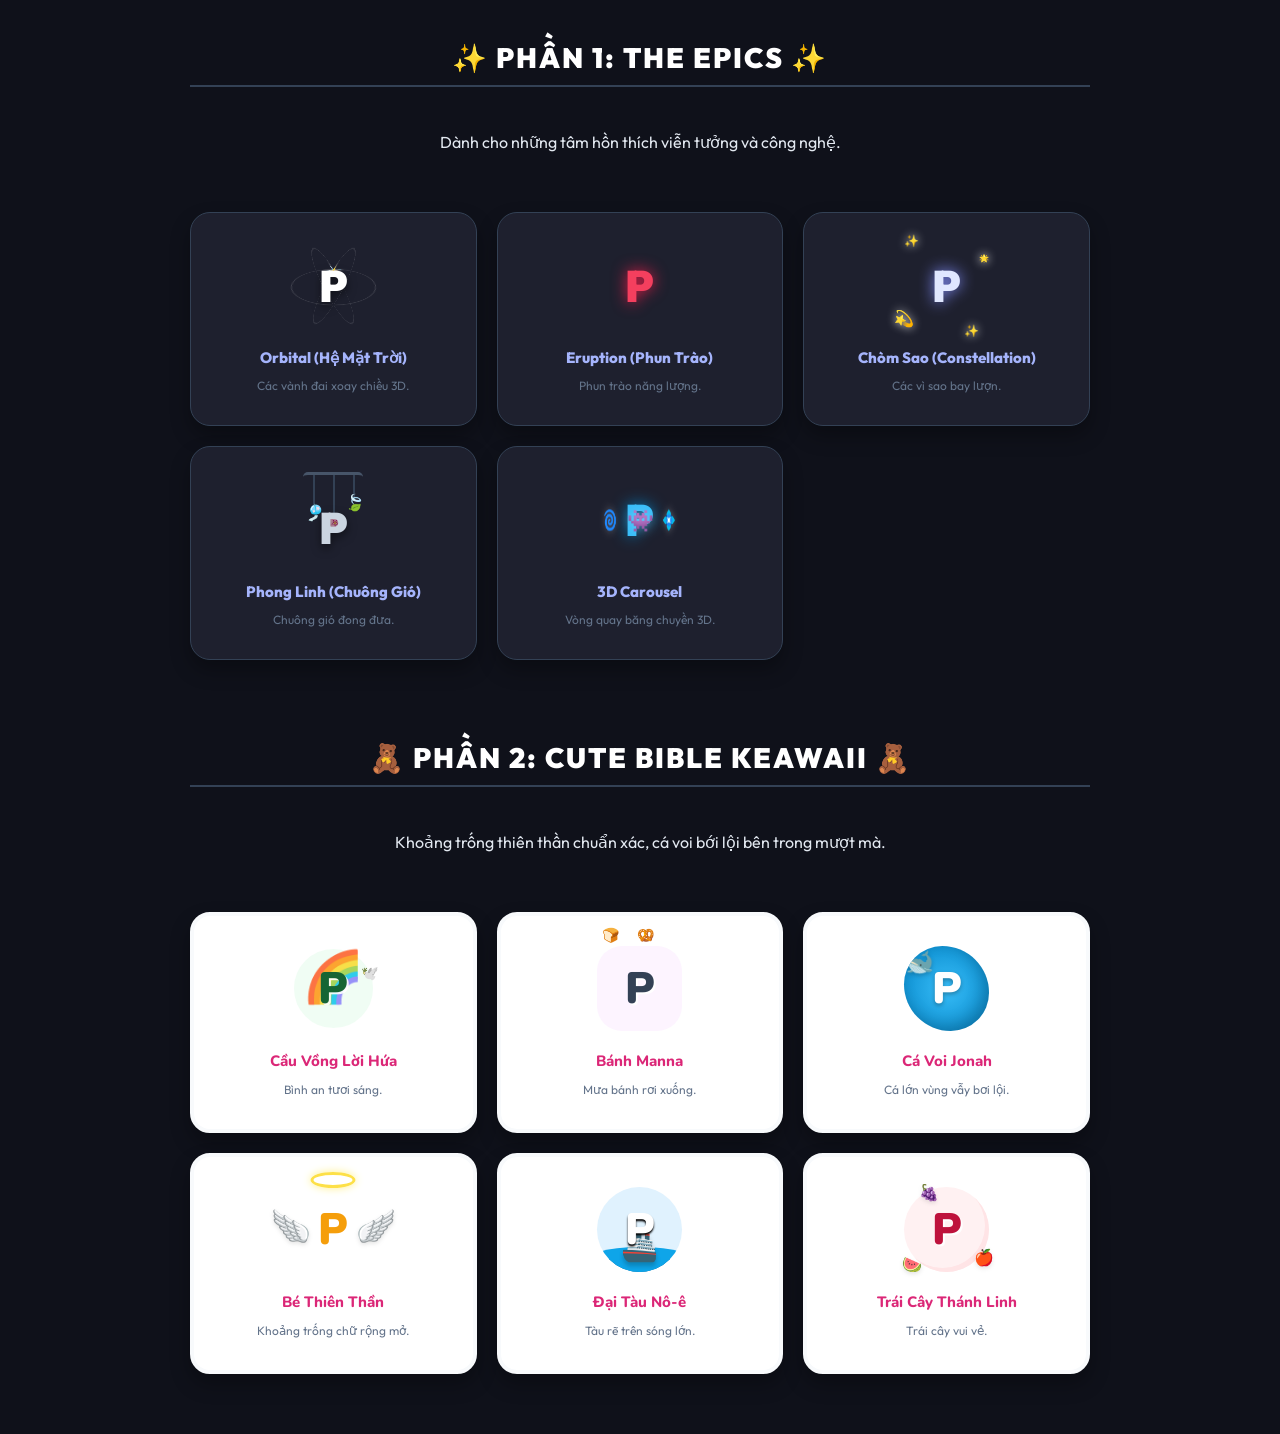
<file: mini-app/blob-demo.html>
<!DOCTYPE html>
<html><head>
<meta charset="UTF-8">
<meta name="viewport" content="width=device-width, initial-scale=1.0">
<title>🏆 MASTER AVATARS: BUG FREE</title>
<style>
  @import url('https://fonts.googleapis.com/css2?family=Outfit:wght@800;900&family=Nunito:wght@800;900&display=swap');
  
  * { margin: 0; padding: 0; box-sizing: border-box; }
  body { background: #0f111a; color: #e2e8f0; font-family: 'Outfit', sans-serif; display: flex; flex-direction: column; align-items: center; padding: 40px 10px; gap: 40px; overflow-x: hidden; }
  
  .section-title { font-family: 'Outfit', sans-serif; font-size: 28px; font-weight: 900; color: #fff; text-align: center; text-transform: uppercase; letter-spacing: 2px; margin-bottom: 5px; border-bottom: 2px solid #334155; padding-bottom: 10px; width: 100%; max-width: 900px;}
  
  .grid { display: grid; grid-template-columns: repeat(2, 1fr); gap: 20px; max-width: 900px; width: 100%; margin-bottom: 20px;}
  @media(min-width: 768px) { .grid { grid-template-columns: repeat(3, 1fr); } }
  
  .card { padding: 30px 15px; display: flex; flex-direction: column; align-items: center; gap: 20px; background: #1e202e; border: 1px solid #334155; border-radius: 20px; box-shadow: 0 10px 20px rgba(0,0,0,0.3); transition: all 0.3s;}
  .card:hover { transform: translateY(-5px); border-color: #6366f1; }
  .card.cute { background: #fff; border: 4px solid #f8fafc; }
  .card.cute:hover { border-color: #fce7f3; }
  
  .lbl { font-size: 15px; font-weight: 800; color: #a5b4fc; text-align: center;}
  .cute .lbl { color: #db2777; font-family: 'Nunito', sans-serif;}

  .desc { font-size: 12px; color: #64748b; text-align: center; max-width: 180px; line-height: 1.5; margin-top: -10px; }
  
  .awrap { position: relative; width: 85px; height: 85px; display: flex; align-items: center; justify-content: center; }
  
  .core { position: relative; z-index: 10; font-size: 44px; font-weight: 900; color: #fff; text-shadow: 0 4px 10px rgba(0,0,0,0.5);}
  .cute .core { font-family: 'Nunito', sans-serif; color: #334155; text-shadow: 2px 2px 0 rgba(255,255,255,0.9);}

  /* -- GLOBAL ANIMATIONS -- */
  @keyframes u-bob { 0% { transform: translateY(4px); } 100% { transform: translateY(-4px); } }
  @keyframes u-wobble { 0% { transform: rotate(-8deg); } 100% { transform: rotate(8deg); } }

  /* ---------- SECTION 1: THE EPICS ---------- */
  
  /* 1. S-ORBITAL */
  .s-orbital { transform-style: preserve-3d; perspective: 400px;}
  .s-orbital .ring { position:absolute; width: 85px; height: 85px; border: 1px solid rgba(255,255,255,0.15); border-radius: 50%; display:flex; align-items:flex-start; justify-content:center;}
  .s-orbital .r1 { transform: rotateX(65deg) rotateY(0deg); animation: orb-sp 5s linear infinite; }
  .s-orbital .r2 { transform: rotateX(65deg) rotateY(60deg); animation: orb-sp 7s linear infinite; }
  .s-orbital .r3 { transform: rotateX(65deg) rotateY(120deg); animation: orb-sp 9s linear infinite; }
  .s-orbital .e { font-size: 14px; margin-top:-7px; transform: rotateX(-65deg); filter: drop-shadow(0 0 5px rgba(255,255,255,0.8));}
  @keyframes orb-sp { 100% { transform: rotateX(65deg) rotateY(var(--ry)) rotateZ(360deg); } }

  /* 2. S-ERUPTION */
  .s-eruption .e { position:absolute; font-size:16px; opacity:0; animation: erupt 2s infinite ease-out; }
  .s-eruption .e1 { animation-delay: 0s; --tx: -30px; --ty: -40px; }
  .s-eruption .e2 { animation-delay: 0.4s; --tx: 35px; --ty: -30px; }
  .s-eruption .e3 { animation-delay: 0.8s; --tx: -20px; --ty: 40px; }
  .s-eruption .e4 { animation-delay: 1.2s; --tx: 40px; --ty: 20px; }
  .s-eruption .core { color: #f43f5e; text-shadow: 0 0 15px #e11d48; animation: pulse-c 1s infinite alternate;}
  @keyframes erupt { 0% { transform: scale(0.5) translate(0,0); opacity:1;} 100% { transform: scale(1.5) translate(var(--tx), var(--ty)); opacity:0;} }
  @keyframes pulse-c { 100% { transform: scale(1.1); filter: brightness(1.2);} }

  /* 3. S-CONSTELLATION */
  .s-constel .e { position:absolute; font-size:12px; filter: drop-shadow(0 0 5px #fff); animation: float-c 3s infinite alternate ease-in-out;}
  .s-constel .e1 { top: -10px; left: 0px; animation-delay: 0s;}
  .s-constel .e2 { top: 10px; right: 0px; font-size:8px; animation-delay: 1s;}
  .s-constel .e3 { bottom: 0px; left: -10px; font-size:16px; animation-delay: 2s;}
  .s-constel .e4 { bottom: -10px; right: 10px; animation-delay: 0.5s;}
  .s-constel .core { color: #e0e7ff; text-shadow: 0 0 15px #818cf8; }
  @keyframes float-c { 0% { transform: translate(0,0) scale(0.8); opacity:0.6;} 100% { transform: translate(5px,-5px) scale(1.2); opacity:1;} }

  /* 4. S-WINDBELL (PHONG LINH) */
  .windbell-roof { position:absolute; top: -5px; width: 60px; height: 10px; border-top: 3px solid #475569; border-radius: 5px; transform-origin: top center; animation: swing-bell 3s infinite alternate ease-in-out;}
  .windbell-roof .string { position:absolute; top: 0; width: 2px; background: #334155; transform-origin: top center; animation: swing-s 2s infinite alternate ease-in-out;}
  .windbell-roof .st1 { left: 10px; height: 35px; animation-duration: 2.1s; }
  .windbell-roof .st2 { left: 30px; height: 45px; animation-duration: 1.8s; }
  .windbell-roof .st3 { left: 50px; height: 25px; animation-duration: 2.3s; }
  .windbell-roof .e { position:absolute; bottom:-12px; left:-8px; font-size: 16px;}
  @keyframes swing-bell { 0% { transform: rotate(-10deg); } 100% { transform: rotate(10deg); } }
  @keyframes swing-s { 0% { transform: rotate(-15deg); } 100% { transform: rotate(15deg); } }

  /* 5. S-CAROUSEL */
  .s-carousel { transform-style: preserve-3d; perspective: 500px; }
  .s-carousel .cylinder { position:absolute; inset:0; display:flex; align-items:center; justify-content:center; transform-style: preserve-3d; animation: spin-cyl 8s linear infinite; }
  .s-carousel .c-item { position:absolute; font-size: 20px; filter: drop-shadow(0 0 5px rgba(255,255,255,0.3));}
  .s-carousel .c1 { transform: rotateY(0deg) translateZ(35px); }
  .s-carousel .c2 { transform: rotateY(120deg) translateZ(35px); }
  .s-carousel .c3 { transform: rotateY(240deg) translateZ(35px); }
  .s-carousel .core { transform: translateZ(0); color: #38bdf8; text-shadow: 0 0 15px #0284c7;}
  @keyframes spin-cyl { 100% { transform: rotateY(360deg); } }

  /* ---------- SECTION 2: THE CUTE BIBLE ---------- */

  /* 6. S-RAINBOW */
  .s-rain { background: #f0fdf4; border-radius: 50%; border: 3px solid #fff;}
  .s-rain .bow { position:absolute; top: -5px; font-size: 50px; opacity: 0.8; }
  .s-rain .core { animation: u-bob 1s ease-in-out infinite alternate; color: #166534;}
  .s-rain .dove { position:absolute; font-size:14px; top:15px; right:-5px; animation: u-wobble 0.5s infinite alternate; z-index:15;}

  /* 7. S-MANNA */
  .s-manna { background: #fdf4ff; border-radius: 25px; }
  .s-manna .food { position:absolute; top:-20px; font-size: 14px; animation: m-fall 3s linear infinite;}
  .s-manna .f1 { left: 5px; animation-duration: 2.5s;}
  .s-manna .f2 { left: 40px; animation-delay: 1s;}
  @keyframes m-fall { 0% { transform: translateY(0) rotate(0deg); opacity:0;} 20%,80% { opacity:1;} 100% { transform: translateY(80px) rotate(360deg); opacity:0;} }

  /* 8. S-WHALE */
  .s-whale .belly { 
    position:absolute; inset:0; 
    background: radial-gradient(circle, #38bdf8, #0284c7); 
    border-radius: 45% 55% 45% 55%; 
    box-shadow: inset -5px -5px 15px rgba(0,0,0,0.2); 
    overflow: hidden; 
    z-index: 1;
    animation: belly-move 4s ease-in-out infinite alternate;
  }
  .s-whale .wh { 
    position:absolute; font-size: 24px; z-index: 2; 
    filter: drop-shadow(0 2px 2px rgba(0,0,0,0.2)); 
    animation: swim-wh 6s linear infinite;
  }
  .s-whale .core { color: #fff; text-shadow: 0 2px 4px rgba(0,0,0,0.3); z-index:10;}
  
  @keyframes belly-move {
    0% { transform: translateY(-3px) scale(0.95); border-radius: 45% 55% 45% 55%; }
    100% { transform: translateY(3px) scale(1.05); border-radius: 55% 45% 55% 45%; }
  }
  @keyframes swim-wh { 
    0%   { transform: translate(75px, 20px) scaleX(1); } 
    25%  { transform: translate(25px, 45px) scaleX(1) rotate(15deg); }
    45%  { transform: translate(-25px, 30px) scaleX(1) rotate(-10deg); }
    46%  { transform: translate(-25px, 30px) scaleX(-1) rotate(0deg); } 
    70%  { transform: translate(25px, 5px) scaleX(-1) rotate(-15deg); } 
    95%  { transform: translate(75px, 20px) scaleX(-1) rotate(10deg); }
    100% { transform: translate(75px, 20px) scaleX(1); } 
  }

  /* 9. S-ANGEL (ABSOLUTE FLAWLESS NESTED FIX) */
  .s-angel { position:relative; }
  .s-angel .halo { 
    position:absolute; width: 45px; height: 16px; border: 3px solid #fde047; 
    border-radius: 50%; top: -15px; left: 50%; transform: translateX(-50%); 
    box-shadow: 0 0 8px #fef08a; z-index:15;
  }
  
  /* Use absolute separate wrappers to flip statically, and animate cleanly inside */
  .s-angel .w-wrap {
      position: absolute; top: 18px; z-index: 1; display:flex; align-items:center;
  }
  /* Pushed way out: 20px outside left and right of awrap */
  .s-angel .w-wrap-l { left: -20px; transform: scaleX(-1); }
  .s-angel .w-wrap-r { right: -20px; }

  /* Both wings naturally point right in their wrapper. Base is on the left. */
  .s-angel .w-flap { 
      font-size: 32px; filter: drop-shadow(0 2px 2px rgba(0,0,0,0.1));
      transform-origin: left center;
      animation: flap-wing 0.4s ease-in-out infinite alternate;
  }
  .s-angel .core { color: #f59e0b; z-index:10; }
  
  @keyframes flap-wing { 
    0% { transform: rotate(-5deg); } 
    100% { transform: rotate(35deg); } 
  }

  /* 10. S-ARK */
  .s-ark { background: #e0f2fe; overflow: hidden; border-radius:50%;}
  .s-ark .w { position:absolute; height: 35px; border-radius: 50% 50% 0 0; }
  .s-ark .w1 { bottom:-10px; width: 120px; background: #0ea5e9; animation: u-wobble 2s ease-in-out infinite alternate;}
  .s-ark .w2 { bottom:-20px; width: 130px; background: #0369a1; animation: u-wobble 2.5s ease-in-out infinite alternate-reverse;}
  .s-ark .ship { position:absolute; bottom: 8px; font-size: 30px; animation: a-rock 3s ease-in-out infinite alternate; filter: drop-shadow(0 4px 2px rgba(0,0,0,0.2)); z-index:5;}
  .s-ark .core { color: #fff; z-index: 10; text-shadow: 0 2px 2px #000; animation: a-rock 3s ease-in-out infinite alternate-reverse;}
  @keyframes a-rock { 0% { transform: translateY(0) rotate(-5deg); } 100% { transform: translateY(2px) rotate(5deg); } }

  /* 11. S-FRUIT */
  .s-fruit { background: #fff1f2; border-radius: 50%; box-shadow: inset -4px -4px 0 #ffe4e6;}
  .s-fruit .f { position:absolute; font-size:16px; animation: u-bob 1s infinite alternate; filter: drop-shadow(0 2px 2px rgba(0,0,0,0.1));}
  .s-fruit .f1 { top:-5px; left:15px; animation-duration: 0.8s;}
  .s-fruit .f2 { bottom:-2px; left:-2px; animation-duration: 1.2s; animation-delay: 0.5s;}
  .s-fruit .f3 { bottom:5px; right:-5px; animation-duration: 0.9s; animation-delay: 1s;}
  .s-fruit .core { color: #be123c;}

</style>
</head>
<body>

<div class="section-title">✨ PHẦN 1: THE EPICS ✨</div>
<p class="sub" style="margin-bottom:20px;">Dành cho những tâm hồn thích viễn tưởng và công nghệ.</p>

<div class="grid" id="grid1"></div>

<div class="section-title" style="margin-top: 20px;">🧸 PHẦN 2: CUTE BIBLE KEAWAII 🧸</div>
<p class="sub" style="margin-bottom:20px;">Khoảng trống thiên thần chuẩn xác, cá voi bới lội bên trong mượt mà.</p>

<div class="grid" id="grid2"></div>

<script>
const L = "P"; 

// PART 1
const data1 = [
  { id: 's-orbital', title: 'Orbital (Hệ Mặt Trời)', desc: 'Các vành đai xoay chiều 3D.', html: `<div class="ring r1" style="--ry:0deg"><div class="e">🪐</div></div><div class="ring r2" style="--ry:60deg"><div class="e">☄️</div></div><div class="ring r3" style="--ry:120deg"><div class="e">⭐</div></div><div class="core">${L}</div>` },
  { id: 's-eruption', title: 'Eruption (Phun Trào)', desc: 'Phun trào năng lượng.', html: `<div class="e e1">🔥</div><div class="e e2">💥</div><div class="e e3">🚀</div><div class="e e4">⚡</div><div class="core">${L}</div>` },
  { id: 's-constel', title: 'Chòm Sao (Constellation)', desc: 'Các vì sao bay lượn.', html: `<div class="e e1">✨</div><div class="e e2">🌟</div><div class="e e3">💫</div><div class="e e4">✨</div><div class="core">${L}</div>` },
  { id: 's-windbell', title: 'Phong Linh (Chuông Gió)', desc: 'Chuông gió đong đưa.', html: `<div class="windbell-roof"><div class="string st1"><div class="e">🎐</div></div><div class="string st2"><div class="e">🌸</div></div><div class="string st3"><div class="e">🍃</div></div></div><div class="core" style="margin-top:15px; color:#cbd5e1;">${L}</div>` },
  { id: 's-carousel', title: '3D Carousel', desc: 'Vòng quay băng chuyền 3D.', html: `<div class="cylinder"><div class="c-item c1">👾</div><div class="c-item c2">💠</div><div class="c-item c3">🌀</div></div><div class="core">${L}</div>` }
];

// PART 2 (CUTE)
const data2 = [
  { id: 's-rain', title: 'Cầu Vồng Lời Hứa', desc: 'Bình an tươi sáng.', html: `<div class="bow">🌈</div><div class="dove">🕊️</div><div class="core">${L}</div>` },
  { id: 's-manna', title: 'Bánh Manna', desc: 'Mưa bánh rơi xuống.', html: `<div class="food f1">🍞</div><div class="food f2">🥨</div><div class="core">${L}</div>` },
  
  // FIX: WHALE IS NOW SAFELY CONSTRAINED INSIDE BELLY
  { id: 's-whale', title: 'Cá Voi Jonah', desc: 'Cá lớn vùng vẫy bơi lội.', html: `<div class="belly"><div class="wh">🐋</div></div><div class="core">${L}</div>` },
  
  // SECURE ARCHITECTURE FOR ANGEL WING: Completely isolated flip & flap mechanics. Pushed -20px outside.
  { id: 's-angel', title: 'Bé Thiên Thần', desc: 'Khoảng trống chữ rộng mở.', html: `<div class="halo"></div><div class="w-wrap w-wrap-l"><div class="w-flap">🪽</div></div><div class="w-wrap w-wrap-r"><div class="w-flap">🪽</div></div><div class="core">${L}</div>` },
  
  { id: 's-ark', title: 'Đại Tàu Nô-ê', desc: 'Tàu rẽ trên sóng lớn.', html: `<div class="w w2"></div><div class="w w1"></div><div class="ship">🚢</div><div class="core">${L}</div>` },
  { id: 's-fruit', title: 'Trái Cây Thánh Linh', desc: 'Trái cây vui vẻ.', html: `<div class="f f1">🍇</div><div class="f f2">🍉</div><div class="f f3">🍎</div><div class="core">${L}</div>` }
];

const g1 = document.getElementById('grid1');
const g2 = document.getElementById('grid2');

data1.forEach(item => {
  const card = document.createElement('div'); card.className = 'card';
  card.innerHTML = `<div class="awrap ${item.id}">${item.html}</div><div class="lbl">${item.title}</div><div class="desc">${item.desc}</div>`;
  g1.appendChild(card);
});

data2.forEach(item => {
  const card = document.createElement('div'); card.className = 'card cute';
  card.innerHTML = `<div class="awrap ${item.id}">${item.html}</div><div class="lbl">${item.title}</div><div class="desc">${item.desc}</div>`;
  g2.appendChild(card);
});

</script>
</body></html>
</file>
